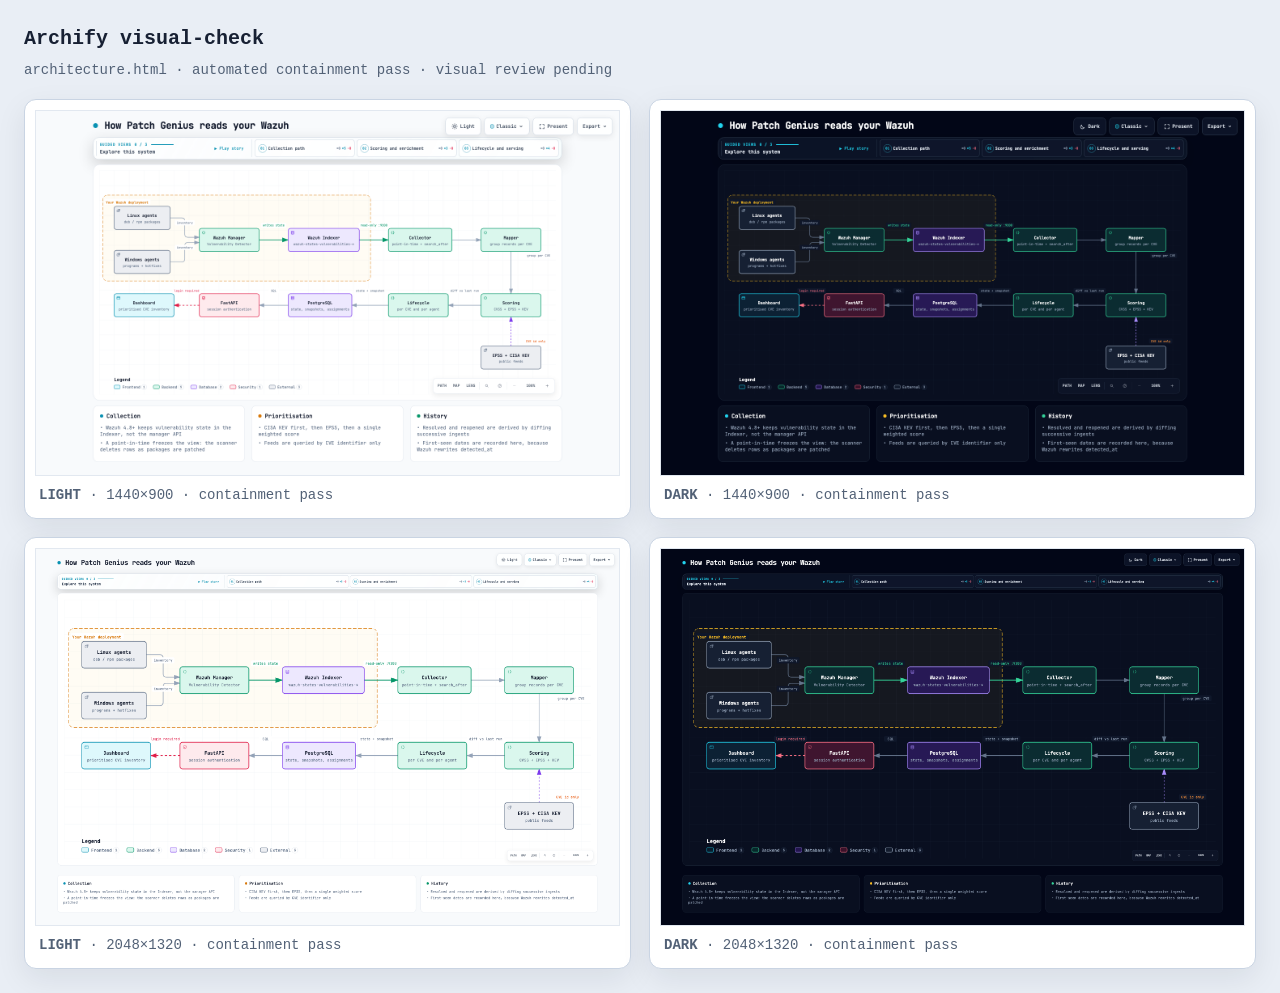
<file: docs/diagrams/architecture.visual-check.html>
<!doctype html>
<html lang="en">
<head>
<meta charset="utf-8">
<meta name="viewport" content="width=device-width,initial-scale=1">
<title>Archify visual-check · architecture.html</title>
<style>
*{box-sizing:border-box}body{margin:0;padding:24px;background:#e9eef5;color:#172033;font:14px/1.5 ui-monospace,SFMono-Regular,Menlo,Consolas,monospace}header{max-width:1500px;margin:0 auto 18px}h1{margin:0 0 6px;font-size:20px}p{margin:0;color:#526176}.grid{max-width:1500px;margin:auto;display:grid;grid-template-columns:repeat(2,minmax(0,1fr));gap:18px}figure{margin:0;padding:10px;background:white;border:1px solid #c9d4e3;border-radius:12px;box-shadow:0 10px 30px rgba(15,23,42,.08)}img{display:block;width:100%;height:auto;border:1px solid #e2e8f0}figcaption{padding:9px 4px 2px;color:#526176}@media(max-width:900px){.grid{grid-template-columns:1fr}}
</style>
</head>
<body>
<header><h1>Archify visual-check</h1><p>architecture.html · automated containment pass · visual review pending</p></header>
<main class="grid">
      <figure>
        <img src="architecture.visual-check.1440x900.light.png" alt="light 1440 by 900">
        <figcaption><strong>LIGHT</strong> · 1440×900 · containment pass</figcaption>
      </figure>
      <figure>
        <img src="architecture.visual-check.1440x900.dark.png" alt="dark 1440 by 900">
        <figcaption><strong>DARK</strong> · 1440×900 · containment pass</figcaption>
      </figure>
      <figure>
        <img src="architecture.visual-check.2048x1320.light.png" alt="light 2048 by 1320">
        <figcaption><strong>LIGHT</strong> · 2048×1320 · containment pass</figcaption>
      </figure>
      <figure>
        <img src="architecture.visual-check.2048x1320.dark.png" alt="dark 2048 by 1320">
        <figcaption><strong>DARK</strong> · 2048×1320 · containment pass</figcaption>
      </figure>
</main>
</body>
</html>
</file>
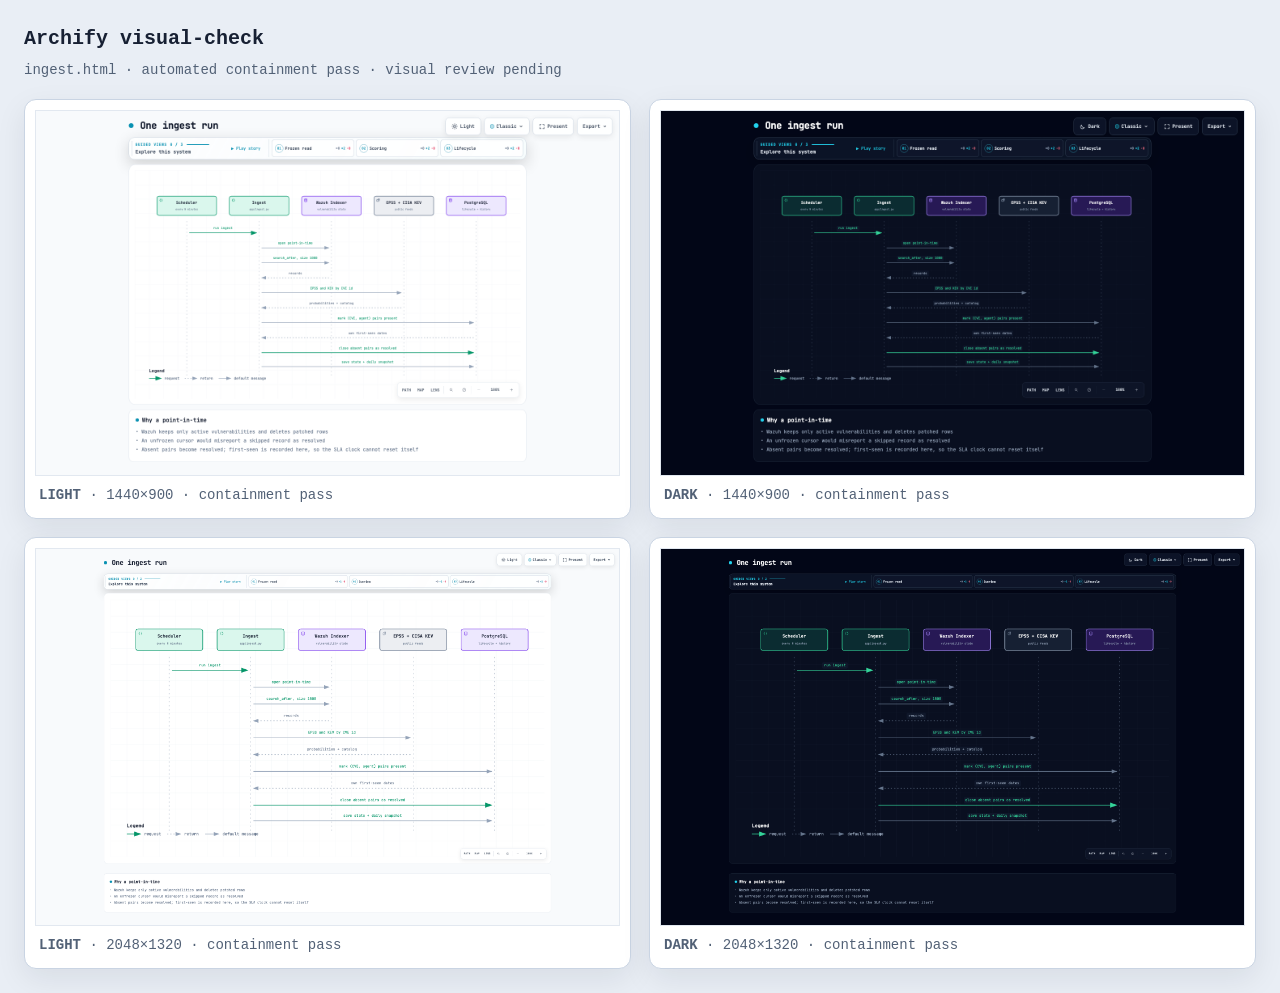
<file: docs/diagrams/ingest.visual-check.html>
<!doctype html>
<html lang="en">
<head>
<meta charset="utf-8">
<meta name="viewport" content="width=device-width,initial-scale=1">
<title>Archify visual-check · ingest.html</title>
<style>
*{box-sizing:border-box}body{margin:0;padding:24px;background:#e9eef5;color:#172033;font:14px/1.5 ui-monospace,SFMono-Regular,Menlo,Consolas,monospace}header{max-width:1500px;margin:0 auto 18px}h1{margin:0 0 6px;font-size:20px}p{margin:0;color:#526176}.grid{max-width:1500px;margin:auto;display:grid;grid-template-columns:repeat(2,minmax(0,1fr));gap:18px}figure{margin:0;padding:10px;background:white;border:1px solid #c9d4e3;border-radius:12px;box-shadow:0 10px 30px rgba(15,23,42,.08)}img{display:block;width:100%;height:auto;border:1px solid #e2e8f0}figcaption{padding:9px 4px 2px;color:#526176}@media(max-width:900px){.grid{grid-template-columns:1fr}}
</style>
</head>
<body>
<header><h1>Archify visual-check</h1><p>ingest.html · automated containment pass · visual review pending</p></header>
<main class="grid">
      <figure>
        <img src="ingest.visual-check.1440x900.light.png" alt="light 1440 by 900">
        <figcaption><strong>LIGHT</strong> · 1440×900 · containment pass</figcaption>
      </figure>
      <figure>
        <img src="ingest.visual-check.1440x900.dark.png" alt="dark 1440 by 900">
        <figcaption><strong>DARK</strong> · 1440×900 · containment pass</figcaption>
      </figure>
      <figure>
        <img src="ingest.visual-check.2048x1320.light.png" alt="light 2048 by 1320">
        <figcaption><strong>LIGHT</strong> · 2048×1320 · containment pass</figcaption>
      </figure>
      <figure>
        <img src="ingest.visual-check.2048x1320.dark.png" alt="dark 2048 by 1320">
        <figcaption><strong>DARK</strong> · 2048×1320 · containment pass</figcaption>
      </figure>
</main>
</body>
</html>
</file>
